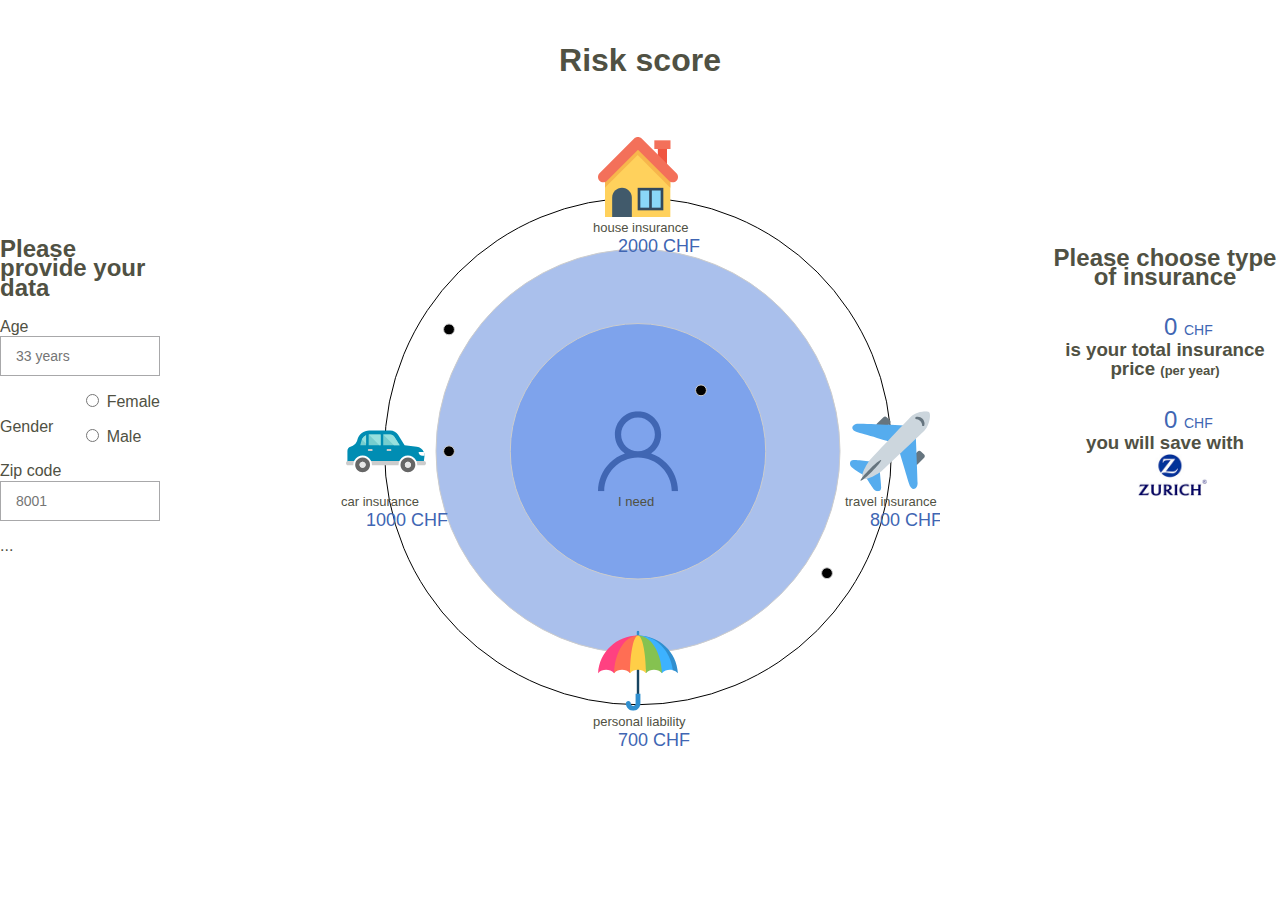
<file: index.html>
<!DOCTYPE html>
<html>
<head>
  <title>Risk score</title>
  <meta charset="utf-8">
  <link rel="shortcut icon" href="favicon.ico">

  <link href='http://fonts.googleapis.com/css?family=Source+Sans+Pro:200,600,200italic,600italic&subset=latin,vietnamese' rel='stylesheet' type='text/css'>
  <link href="static/css/scatterplot.css" rel="stylesheet">

</head>

<body>
    <div class="container">
        <h1>Risk score</h1>
        <div class="display-box">
            <div class="item">
                <form action="">
                    <h2>Please provide your data</h2>
                    <fieldset>
                        <label>
                            <span>Age</span>
                            <input type="text" value="" placeholder="33 years">
                        </label>
                        <div class="radio-wrap">
                            <span>Gender</span>
                            <div>
                                <label class="radio-custom">
                                        <input type="radio" value="2" name="gender" >
                                        <i></i>
                                        Female
                                    </label>
                                <label class="radio-custom">
                                    <input type="radio" value="1" name="gender">
                                    <i></i>
                                    Male
                                </label>
                            </div>
                        </div>
                        <label>
                                <span>Zip code</span>
                                <input type="number" value="" placeholder="8001">
                        </label>
            
                        ...
                    </fieldset>
                </form>
            </div>
            <div class="item chart">
                <div id="scatterPlot"></div>
                <!-- <div id="dynamicScatterPlot"></div> -->
            </div>
            <div class="item query">
                <h2 style="margin:0 0 30px 0">Please choose type of insurance</h2>
                <div>
                    <div class="price">
                        <div id="total-price">0</div>
                        <span>CHF</span> 
                    </div>
                    <h3 class="title">is your total insurance price <span>(per year)</span> </h2>
                </div>
                <div class="item1">
                    <div class="price price1">
                        <div id="save-price">0</div>
                        <span>CHF</span> 
                    </div>
                    <h3 class="title">
                        you will save with 
                        <!-- <span>(per year)</span>  -->
                    </h2>
                    <img class="logo-zurich" src="static/img/zurich-logo-big.png" alt="">
                </div>
                
                <!-- <select name="" id="queryInsurances">
                    <option value="0" selected="selected">all</option> 
                    <option value="1">activity - car insurance</option>
                    <option value="2">activity - do you have a pet?</option>
                    <option value="3">do you have a house? - house insurance</option>
                    <option value="4">life insurance</option>
                    <option value="5">general liability</option>
                    <option value="6">boat insurance</option>
                </select>  -->
            </div>
        </div>
      
        <!-- <div id="queryInsurances"> -->
            
        <!-- </div> -->
    </div>    

    <script src="static/js/vendor/jquery-2.1.3.min.js"></script>
    <script src="static/js/vendor/lodash.js"></script>
    
    <script src="static/js/vendor/d3.js"></script>
    <script src="static/js/vendor/d3-fetch.v1.min.js"></script>

    <script src="static/js/scatterplot.js"></script>
    <!-- <script src="static/js/scatterplot-dynamic.js"></script> -->
</body>
</html>
</file>
<file: static/css/scatterplot.css>
html, body {
    height: 100%;
}
body {
    margin: 0;
    font: 400 100%/120% 'Helvetica Neue',Helvetica,Arial,sans-serif;
    color: #505143;
}

.container {
    padding: 30px 0;
    text-align: center;
}

.container .display-box {
    height: 100%;
    padding: 0;
    margin: 0;
    display: block;
}
@media (min-width: 768px) {
    .display-box {
        display: -webkit-box;
        display: -moz-box;
        display: -ms-flexbox;
        display: -webkit-flex;
        display: flex !important;
        align-items: center;
        justify-content: center;
    }
}
/* @media (max-width: 768px) {
    .display-box {
        display: block;
    }
} */

.chart {
    width: 700px;
    height: 500px;
    
}
@media (max-width: 768px) { 
    .chart {
        margin: auto;
    }
}

.active {
    border: 1px solid green;
    border-radius: 50%;
}

form {
    margin: 0 60px 0 0;
    text-align: left;
}
fieldset {
    border: none;
    margin: 0;
    padding: 0;
}
form input[type=text], input[type=number] {
    cursor: pointer;
    border-radius: 0;
    border: 1px solid #a8a8aa;
    padding: 11px 15px 11px;
    font-size: 14px;
    background-color: #fff;
    -moz-box-sizing: border-box;
    box-sizing: border-box;
    -webkit-appearance: none;
    -moz-appearance: none;
    appearance: none;
    display: inline-block;
    width: 160px;
}
form label {
    display: block;
    margin: 0 0 15px 0;
    cursor: pointer;
}

.radio-wrap {
    display: -webkit-box;
    display: -moz-box;
    display: -ms-flexbox;
    display: -webkit-flex;
    display: flex;
    align-items: center;
    justify-content: space-between;
}

.price {
    display: inline-block;
    vertical-align: bottom;
    color: #4066B3;
    font-size: 1.5em;
}
.price div {
    display: inline-block;
    vertical-align: baseline;
    min-width: 60px;
    text-align: right;
}
.price span {
    display: inline-block;
    vertical-align: baseline;
    font-size: 14px;
}
.price1 {
    vertical-align: middle;
}

.item1 {
    margin: 30px 0;
}

.title {
    display: inline-block;
    vertical-align: baseline;
    padding: 0;
    margin: 0;
}

.title span {
    font-size: 13px;
}

.logo-zurich {
    display: inline-block;
    vertical-align: middle;
    width: 30%;
    margin: 0 0 0 15px;
}

.query {
    margin: 0 0 0 130px;
}

h1 {
    padding: 0 0 45px 0;
}

select {
    font-size: 14px;
}

.node {
    cursor: pointer;
}

.axis path,
.axis line {
    fill: none;
    stroke: #eee;
    shape-rendering: crispEdges;

    stroke: transparent;
}

.axis text {
    font-size: 11px;
    fill: #ccc;

    fill: transparent;
}

.legend {
    color: #ccc;
    padding: 15px 0 0 0;
    text-align: center;
}
</file>
